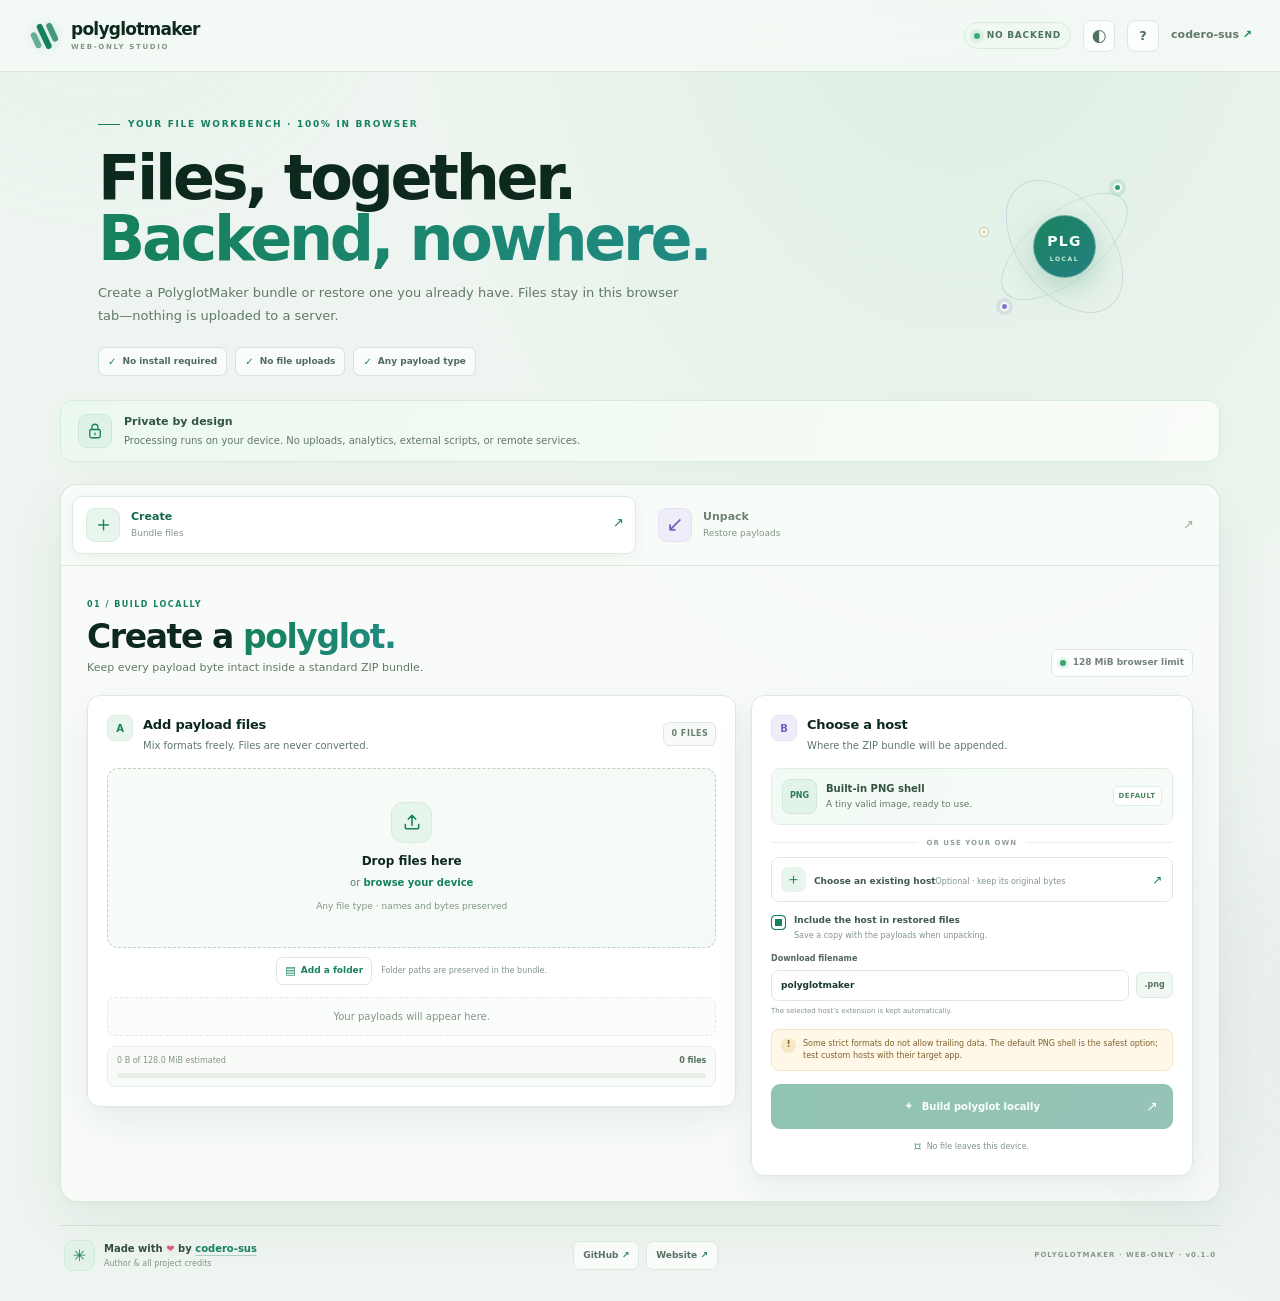
<file: web-only/index.html>
<!doctype html>
<html lang="en">
<head>
  <meta charset="utf-8">
  <meta name="viewport" content="width=device-width, initial-scale=1">
  <meta name="color-scheme" content="light dark">
  <meta name="author" content="codero-sus">
  <meta name="description" content="Create and unpack PolyglotMaker bundles entirely in your browser. No backend, uploads, or remote services.">
  <meta name="theme-color" content="#eef5f0">
  <meta name="mobile-web-app-capable" content="yes">
  <meta name="apple-mobile-web-app-capable" content="yes">
  <meta name="apple-mobile-web-app-title" content="PolyglotMaker">
  <meta name="apple-mobile-web-app-status-bar-style" content="default">
  <link rel="manifest" href="./manifest.webmanifest">
  <link rel="icon" href="./icon.svg" type="image/svg+xml">
  <link rel="apple-touch-icon" sizes="192x192" href="./icon-192.png">
  <meta property="og:type" content="website">
  <meta property="og:site_name" content="PolyglotMaker Web-only">
  <meta property="og:url" content="https://the-codero.web.app/">
  <title>PolyglotMaker · Web-only studio</title>
  <link rel="stylesheet" href="./styles.css">
  <script src="./engine.js" defer></script>
  <script src="./app.js" defer></script>
</head>
<body>
  <a class="skip-link" href="#mainTools">Skip to tools</a>
  <div class="ambient ambient-one" aria-hidden="true"></div>
  <div class="ambient ambient-two" aria-hidden="true"></div>
  <header class="topbar">
    <a class="brand" href="./" aria-label="PolyglotMaker Web-only home">
      <span class="brand-mark" aria-hidden="true"><i></i><i></i><i></i></span>
      <span class="brand-name">polyglotmaker<small>WEB-ONLY STUDIO</small></span>
    </a>
    <div class="topbar-actions">
      <span class="local-badge"><i></i> NO BACKEND</span>
      <button id="themeToggle" class="topbar-tool" type="button" aria-label="Switch to dark theme" title="Switch to dark theme" aria-pressed="false"><span aria-hidden="true">◐</span></button>
      <button id="shortcutHelp" class="topbar-tool shortcut-help" type="button" aria-label="Show keyboard shortcuts" title="Keyboard shortcuts (?)"><span aria-hidden="true">?</span></button>
      <button id="installApp" class="install-app" type="button" hidden>Install app</button>
      <a class="top-link" href="https://github.com/codero-sus" target="_blank" rel="noopener noreferrer">codero-sus <span aria-hidden="true">↗</span></a>
    </div>
  </header>

  <main class="page-shell" id="mainTools" tabindex="-1">
    <section class="hero">
      <div class="hero-copy">
        <div class="eyebrow"><span class="eyebrow-line"></span> YOUR FILE WORKBENCH · 100% IN BROWSER</div>
        <h1>Files, together.<br><em>Backend, nowhere.</em></h1>
        <p>Create a PolyglotMaker bundle or restore one you already have. Files stay in this browser tab—nothing is uploaded to a server.</p>
        <div class="hero-pills"><span><i>✓</i> No install required</span><span><i>✓</i> No file uploads</span><span><i>✓</i> Any payload type</span></div>
      </div>
      <div class="hero-art" aria-hidden="true">
        <div class="art-orbit art-orbit-a"></div><div class="art-orbit art-orbit-b"></div>
        <div class="art-center"><span>PLG</span><small>LOCAL</small></div>
        <i class="art-node node-a"></i><i class="art-node node-b"></i><i class="art-node node-c"></i>
      </div>
    </section>

    <div class="privacy-banner">
      <span class="privacy-icon" aria-hidden="true"><svg viewBox="0 0 24 24"><rect x="5" y="10" width="14" height="11" rx="2"/><path d="M8 10V7a4 4 0 0 1 8 0v3m-4 5v2"/></svg></span>
      <span class="privacy-copy"><strong>Private by design</strong><small>Processing runs on your device. No uploads, analytics, external scripts, or remote services.</small></span>
    </div>

    <section class="workbench" aria-label="PolyglotMaker tools">
      <nav class="mode-tabs" aria-label="Choose a tool">
        <button class="mode-tab active" type="button" data-tab="create" aria-pressed="true"><span class="tab-icon" aria-hidden="true">＋</span><span><strong>Create</strong><small>Bundle files</small></span><span class="tab-arrow" aria-hidden="true">↗</span></button>
        <button class="mode-tab" type="button" data-tab="unpack" aria-pressed="false"><span class="tab-icon unpack-icon" aria-hidden="true">↙</span><span><strong>Unpack</strong><small>Restore payloads</small></span><span class="tab-arrow" aria-hidden="true">↗</span></button>
      </nav>

      <section class="tool-view active" id="view-create" aria-labelledby="createTitle">
        <div class="section-heading">
          <div><span class="section-kicker">01 / BUILD LOCALLY</span><h2 id="createTitle">Create a <em>polyglot.</em></h2><p>Keep every payload byte intact inside a standard ZIP bundle.</p></div>
          <span class="size-limit"><span class="size-dot"></span> 128 MiB browser limit</span>
        </div>
        <div class="create-grid">
          <section class="panel payload-panel">
            <div class="panel-title-row"><div><span class="step-tag">A</span><span><h3>Add payload files</h3><small>Mix formats freely. Files are never converted.</small></span></div><span class="count-badge" id="payloadCount">0 FILES</span></div>
            <label class="drop-zone" id="payloadDrop" for="payloadFiles">
              <input id="payloadFiles" type="file" multiple>
              <span class="upload-icon" aria-hidden="true"><svg viewBox="0 0 24 24"><path d="M12 16V4m0 0L7.5 8.5M12 4l4.5 4.5M4 15v4a1 1 0 0 0 1 1h14a1 1 0 0 0 1-1v-4"/></svg></span>
              <strong>Drop files here</strong><span>or <b>browse your device</b></span>
              <small>Any file type · names and bytes preserved</small>
            </label>
            <div class="folder-import">
              <label class="folder-picker" for="folderFiles"><input id="folderFiles" type="file" multiple webkitdirectory directory aria-label="Choose a folder"><span aria-hidden="true">▤</span> Add a folder</label>
              <small>Folder paths are preserved in the bundle.</small>
            </div>
            <div class="payload-list-toolbar" id="payloadListToolbar" hidden>
              <input id="payloadSearch" type="search" placeholder="Filter names or MIME types…" aria-label="Filter payload files by name or type">
              <select id="payloadSort" class="sort-select" aria-label="Sort payload files"><option value="name-asc">Name A–Z</option><option value="name-desc">Name Z–A</option><option value="size-asc">Smallest</option><option value="size-desc">Largest</option></select>
              <span id="payloadListSummary"></span>
              <button id="clearPayloads" class="clear-list" type="button">Clear all</button>
            </div>
            <div class="file-list" id="payloadList" aria-live="polite"><div class="empty-list">Your payloads will appear here.</div></div>
            <div class="payload-capacity" aria-live="polite">
              <div><small id="payloadBudgetText">0 B of 128 MiB estimated</small><strong id="payloadFileTotal">0 files</strong></div>
              <div class="capacity-track" role="progressbar" aria-label="Estimated container size budget" aria-valuemin="0" aria-valuemax="128" aria-valuenow="0"><span></span></div>
            </div>
          </section>

          <aside class="panel host-panel">
            <div class="panel-title-row"><div><span class="step-tag violet">B</span><span><h3>Choose a host</h3><small>Where the ZIP bundle will be appended.</small></span></div></div>
            <div class="host-default"><span class="png-mark">PNG</span><span><strong>Built-in PNG shell</strong><small>A tiny valid image, ready to use.</small></span><span class="recommended">DEFAULT</span></div>
            <div class="host-divider"><span>OR USE YOUR OWN</span></div>
            <label class="host-picker" id="hostDrop" for="hostFile">
              <input id="hostFile" type="file">
              <span class="host-picker-icon" aria-hidden="true">＋</span><span><strong id="hostPickerTitle">Choose an existing host</strong><small id="hostPickerHint">Optional · keep its original bytes</small></span><span class="picker-arrow" aria-hidden="true">↗</span>
            </label>
            <div class="host-selected" id="hostSelected" hidden><span class="file-chip-icon" id="hostExt">FILE</span><span class="host-selected-name"><strong id="hostName"></strong><small id="hostSize"></small></span><button id="clearHost" class="remove-host" type="button" aria-label="Remove custom host">×</button></div>
            <label class="include-host"><input id="includeHost" type="checkbox" checked><span class="checkmark"></span><span><strong>Include the host in restored files</strong><small>Save a copy with the payloads when unpacking.</small></span></label>
            <label class="output-name" for="outputFilename"><span>Download filename</span><span class="output-name-field"><input id="outputFilename" type="text" value="polyglotmaker" maxlength="100" autocomplete="off" spellcheck="false"><small id="outputExtension">.png</small></span><small>The selected host’s extension is kept automatically.</small></label>
            <div class="host-warning"><span aria-hidden="true">!</span><p>Some strict formats do not allow trailing data. The default PNG shell is the safest option; test custom hosts with their target app.</p></div>
            <button id="createButton" class="primary-button" type="button"><span class="button-spark" aria-hidden="true">✦</span> Build polyglot locally <span class="button-arrow" aria-hidden="true">↗</span></button>
            <div class="operation-progress" id="createProgress" hidden>
              <div class="progress-caption"><span data-progress-label aria-live="polite" aria-atomic="true">Preparing files…</span><strong data-progress-value>0%</strong></div>
              <div class="progress-track" role="progressbar" aria-label="Bundle creation progress" aria-valuemin="0" aria-valuemax="100" aria-valuenow="0"><span></span></div>
              <div class="progress-foot"><small>Large-file checks yield to the browser UI.</small><button type="button" data-cancel-operation="create">Cancel</button></div>
            </div>
            <div class="local-footnote"><span class="lock-mini" aria-hidden="true">⌑</span> No file leaves this device.</div>
          </aside>
        </div>
        <div id="createResult" class="result-panel" hidden></div>
      </section>

      <section class="tool-view" id="view-unpack" aria-labelledby="unpackTitle">
        <div class="section-heading">
          <div><span class="section-kicker">02 / RESTORE LOCALLY</span><h2 id="unpackTitle">Unpack a <em>polyglot.</em></h2><p>Recover and verify files from an appended PolyglotMaker ZIP bundle.</p></div>
          <span class="size-limit"><span class="size-dot violet-dot"></span> No sign-in · no upload</span>
        </div>
        <div class="unpack-grid">
          <section class="panel unpack-panel">
            <div class="panel-title-row"><div><span class="step-tag violet">A</span><span><h3>Select a container</h3><small>Its extension does not matter.</small></span></div></div>
            <label class="drop-zone compact-drop" id="containerDrop" for="containerFile">
              <input id="containerFile" type="file">
              <span class="upload-icon violet-upload" aria-hidden="true"><svg viewBox="0 0 24 24"><path d="M12 16V4m0 0L7.5 8.5M12 4l4.5 4.5M4 15v4a1 1 0 0 0 1 1h14a1 1 0 0 0 1-1v-4"/></svg></span>
              <strong id="containerPrompt">Drop a PolyglotMaker file here</strong><span>or <b>browse your device</b></span>
              <small>Appended ZIP · up to 128 MiB</small>
            </label>
            <div class="container-selected" id="containerSelected" hidden><span class="file-chip-icon" id="containerExt">FILE</span><span class="container-meta"><strong id="containerName"></strong><small id="containerSize"></small></span><button id="clearContainer" class="remove-host" type="button" aria-label="Remove selected container">×</button></div>
            <div class="offline-note"><span aria-hidden="true">i</span><span>This static edition reads appended ZIP bundles (stored or deflate). Raw, obfuscated, and native-only stores need the full Python app.</span></div>
            <button id="unpackButton" class="primary-button violet-button" type="button" disabled>Find and restore files <span class="button-arrow" aria-hidden="true">↗</span></button>
            <div class="operation-progress violet-progress" id="unpackProgress" hidden>
              <div class="progress-caption"><span data-progress-label aria-live="polite" aria-atomic="true">Scanning bundle…</span><strong data-progress-value>0%</strong></div>
              <div class="progress-track" role="progressbar" aria-label="Bundle restore progress" aria-valuemin="0" aria-valuemax="100" aria-valuenow="0"><span></span></div>
              <div class="progress-foot"><small>ZIP output is built only when requested.</small><button type="button" data-cancel-operation="unpack">Cancel</button></div>
            </div>
            <div id="unpackResult" class="unpack-result" hidden></div>
          </section>
          <aside class="panel capability-panel">
            <span class="capability-icon" aria-hidden="true"><svg viewBox="0 0 24 24"><path d="M12 3 4.5 6v5.5c0 4.6 3.2 7.9 7.5 9.5 4.3-1.6 7.5-4.9 7.5-9.5V6L12 3Z"/><path d="m8.5 12 2.2 2.2 4.8-5"/></svg></span>
            <h3>Integrity, built in</h3><p>Each recovered file is checked against its SHA-256 digest before it becomes downloadable.</p>
            <div class="capability-list"><div><span>01</span><strong>ZIP footer validation</strong><small>Checks manifest and archive hashes.</small></div><div><span>02</span><strong>Safe extraction</strong><small>Rejects unsafe paths and oversized data.</small></div><div><span>03</span><strong>Your choice</strong><small>Save one file or download all as ZIP.</small></div></div>
          </aside>
        </div>
      </section>
    </section>

    <dialog id="shortcutDialog" class="shortcut-dialog" aria-labelledby="shortcutDialogTitle">
      <div class="shortcut-dialog-head"><span><small>LOCAL WORKBENCH</small><h2 id="shortcutDialogTitle">Keyboard shortcuts</h2></span><button id="closeShortcutDialog" type="button" aria-label="Close shortcuts">×</button></div>
      <div class="shortcut-list"><div><kbd>Alt</kbd> + <kbd>1</kbd><span>Switch to Create</span></div><div><kbd>Alt</kbd> + <kbd>2</kbd><span>Switch to Unpack</span></div><div><kbd>/</kbd><span>Focus the current file filter</span></div><div><kbd>?</kbd><span>Open this shortcut guide</span></div><div><kbd>Esc</kbd><span>Close this guide or clear the active filter</span></div></div>
      <p>Shortcuts pause while you type in a field. Only preferences are remembered locally; selected files and their contents are never saved.</p>
      <button id="closeShortcutDialogFooter" class="dialog-close" type="button">Got it</button>
    </dialog>

    <footer class="site-footer" id="credits">
      <div class="footer-message"><span class="footer-mark" aria-hidden="true">✳</span><span><strong>Made with <span class="footer-heart" aria-hidden="true">❤️</span> by <a href="https://github.com/codero-sus" target="_blank" rel="noopener noreferrer">codero-sus</a></strong><small>Author & all project credits</small></span></div>
      <div class="footer-links"><a href="https://github.com/codero-sus" target="_blank" rel="noopener noreferrer">GitHub <span aria-hidden="true">↗</span></a><a href="https://the-codero.web.app/" target="_blank" rel="noopener noreferrer">Website <span aria-hidden="true">↗</span></a></div>
      <span class="footer-note">POLYGLOTMAKER · WEB-ONLY · v0.1.0</span>
    </footer>
  </main>
  <div class="toast" id="toast" role="status" aria-live="polite"></div>
</body>
</html>
</file>
<file: web-only/styles.css>
:root {
  color-scheme: light;
  font-family: Inter, ui-sans-serif, system-ui, -apple-system, BlinkMacSystemFont, "Segoe UI", sans-serif;
  font-synthesis: none;
  text-rendering: optimizeLegibility;
  --ink: #18362a;
  --ink-strong: #0d281c;
  --muted: #61786b;
  --muted-soft: #829589;
  --canvas: #eef5f0;
  --surface: rgba(255,255,255,.93);
  --surface-solid: #fff;
  --line: #dce9e0;
  --line-strong: #c9dacf;
  --green: #16815e;
  --green-dark: #106849;
  --green-soft: #e7f5ec;
  --mint: #a8ebca;
  --violet: #7061bc;
  --violet-soft: #f0edfa;
  --gold: #a97629;
  --pink: #d25371;
  --shadow: 0 14px 38px rgba(30, 70, 48, .07), 0 2px 8px rgba(30, 70, 48, .035);
}
* { box-sizing: border-box; }
html { min-width: 320px; scroll-behavior: smooth; }
body { position: relative; min-width: 320px; min-height: 100vh; margin: 0; overflow-x: hidden; color: var(--ink); background: radial-gradient(ellipse at 75% -10%, rgba(137,205,160,.18), transparent 42%), var(--canvas); font-size: 14px; line-height: 1.5; }
button, input { font: inherit; }
button { cursor: pointer; }
a { color: inherit; text-decoration: none; }
button:focus-visible, a:focus-visible, input:focus-visible, label:focus-within { outline: 3px solid rgba(22,129,94,.23); outline-offset: 3px; }
[hidden] { display: none !important; }
.skip-link { position: fixed; z-index: 20; top: 10px; left: 10px; padding: 9px 12px; color: #fff; font-size: 11px; font-weight: 760; background: var(--green-dark); border-radius: 7px; transform: translateY(-160%); transition: transform .16s ease; }
.skip-link:focus { transform: translateY(0); }
.ambient { position: fixed; z-index: 0; width: min(52vw, 620px); aspect-ratio: 1; pointer-events: none; border-radius: 50%; filter: blur(38px); opacity: .48; }
.ambient-one { top: -30vw; left: -16vw; background: radial-gradient(circle, rgba(127,218,167,.25), transparent 68%); animation: cloud-drift 26s ease-in-out infinite alternate; }
.ambient-two { right: -30vw; bottom: -34vw; background: radial-gradient(circle, rgba(161,146,226,.18), transparent 68%); animation: cloud-drift 32s ease-in-out -10s infinite alternate-reverse; }
.topbar { position: relative; z-index: 2; display: flex; min-height: 72px; align-items: center; justify-content: space-between; gap: 18px; padding: 0 max(28px, calc((100vw - 1280px) / 2)); background: rgba(248,251,248,.72); border-bottom: 1px solid rgba(207,224,212,.75); backdrop-filter: blur(18px); }
.brand { display: inline-flex; align-items: center; gap: 11px; }
.brand-mark { display: flex; width: 32px; height: 32px; align-items: center; justify-content: center; gap: 3px; transform: rotate(-25deg); }
.brand-mark i { width: 6px; border-radius: 8px; background: var(--green); box-shadow: 0 0 12px rgba(22,129,94,.18); }
.brand-mark i:nth-child(1) { height: 17px; opacity: .62; }
.brand-mark i:nth-child(2) { height: 27px; }
.brand-mark i:nth-child(3) { height: 20px; opacity: .8; }
.brand-name { display: grid; color: var(--ink-strong); font-size: 17px; font-weight: 780; letter-spacing: -.75px; line-height: 1; }
.brand-name small { margin-top: 6px; color: var(--muted-soft); font-size: 7px; font-weight: 800; letter-spacing: 1.65px; }
.topbar-actions { display: flex; align-items: center; gap: 12px; }
.topbar-tool { display: grid; width: 32px; height: 32px; place-items: center; padding: 0; color: #527060; font-size: 17px; background: rgba(255,255,255,.75); border: 1px solid var(--line); border-radius: 8px; transition: color .16s ease, background .16s ease, transform .16s ease; }
.topbar-tool:hover { color: var(--green); background: #fff; transform: translateY(-1px); }
.shortcut-help { font-size: 13px; font-weight: 850; }
.install-app { min-height: 32px; padding: 0 10px; color: #f6fff9; font-size: 9px; font-weight: 780; background: var(--green); border: 1px solid var(--green); border-radius: 8px; transition: filter .16s ease, transform .16s ease; }
.install-app:hover { filter: brightness(1.08); transform: translateY(-1px); }
.local-badge { display: inline-flex; align-items: center; gap: 7px; padding: 6px 9px; color: #4c745d; font-size: 9px; font-weight: 800; letter-spacing: .75px; background: #eff8f1; border: 1px solid #d8ecdd; border-radius: 999px; }
.local-badge i { width: 6px; height: 6px; border-radius: 50%; background: #36ad74; box-shadow: 0 0 0 4px rgba(54,173,116,.12); animation: status-pulse 2.2s ease-in-out infinite; }
.top-link { color: var(--muted); font-size: 11px; font-weight: 650; transition: color .18s ease; }
.top-link span { color: var(--green); }
.top-link:hover { color: var(--green); }
.page-shell { position: relative; z-index: 1; width: min(1160px, calc(100% - 56px)); margin: 0 auto; padding: 38px 0 30px; }
.hero { position: relative; display: flex; min-height: 242px; align-items: center; justify-content: space-between; gap: 26px; padding: 8px 38px 24px; }
.hero-copy { position: relative; z-index: 1; max-width: 730px; animation: rise-in .65s cubic-bezier(.2,.8,.2,1) both; }
.eyebrow { display: flex; align-items: center; gap: 8px; margin-bottom: 15px; color: var(--green); font-size: 9px; font-weight: 850; letter-spacing: 1.7px; }
.eyebrow-line { width: 22px; height: 1px; background: var(--green); }
.hero h1 { margin: 0 0 13px; color: var(--ink-strong); font-size: clamp(38px, 5.2vw, 62px); font-weight: 760; letter-spacing: -3.3px; line-height: .99; }
.hero h1 em, .section-heading h2 em { color: var(--green); font-style: normal; background: linear-gradient(100deg, #16815e 5%, #218a82 52%, #7161bc 95%); background-size: 190% 100%; -webkit-background-clip: text; background-clip: text; -webkit-text-fill-color: transparent; animation: gradient-shift 9s ease-in-out infinite alternate; }
.hero-copy > p { max-width: 600px; margin: 0; color: var(--muted); font-size: 13px; line-height: 1.75; }
.hero-pills { display: flex; flex-wrap: wrap; gap: 8px; margin-top: 19px; }
.hero-pills span { display: inline-flex; align-items: center; gap: 6px; padding: 6px 9px; color: #506b5b; font-size: 9px; font-weight: 660; background: rgba(255,255,255,.69); border: 1px solid rgba(210,227,215,.9); border-radius: 7px; }
.hero-pills i { color: var(--green); font-size: 10px; font-style: normal; font-weight: 900; }
.hero-art { position: relative; width: 175px; height: 175px; flex: 0 0 175px; margin-right: 30px; animation: art-float 7s ease-in-out infinite; }
.art-orbit { position: absolute; inset: 12px; border: 1px solid rgba(22,129,94,.2); border-radius: 50%; }
.art-orbit-a { transform: rotate(-38deg) scaleY(.45); animation: orbit-a 12s ease-in-out infinite alternate; }
.art-orbit-b { border-color: rgba(112,97,188,.22); transform: rotate(53deg) scaleY(.61); animation: orbit-b 15s ease-in-out infinite alternate; }
.art-center { position: absolute; inset: 56px; display: grid; align-content: center; justify-items: center; color: #f4fff8; background: linear-gradient(145deg, #19845f, #257e82); border: 1px solid rgba(255,255,255,.35); border-radius: 50%; box-shadow: 0 10px 28px rgba(22,129,94,.25); animation: center-glow 4s ease-in-out infinite; }
.art-center span { font-size: 14px; font-weight: 850; letter-spacing: 1.3px; }
.art-center small { margin-top: 2px; color: #c6efda; font-size: 6px; font-weight: 850; letter-spacing: 1.6px; }
.art-node { position: absolute; width: 9px; height: 9px; border: 2px solid #f2fff5; border-radius: 50%; background: #369c81; box-shadow: 0 0 0 4px rgba(54,156,129,.14); }
.node-a { top: 24px; right: 30px; animation: node-bob 3s ease-in-out infinite; }
.node-b { bottom: 23px; left: 23px; background: #8774cf; box-shadow: 0 0 0 4px rgba(135,116,207,.14); animation: node-bob 3.7s ease-in-out -1s infinite alternate; }
.node-c { top: 70px; left: 4px; width: 6px; height: 6px; background: #dc9d50; box-shadow: 0 0 0 3px rgba(220,157,80,.13); animation: node-bob 3.3s ease-in-out -1.8s infinite; }
.privacy-banner { display: flex; align-items: center; gap: 12px; margin: 0 0 22px; padding: 13px 17px; background: linear-gradient(105deg, rgba(235,248,239,.96), rgba(249,252,248,.92)); border: 1px solid #d8ecdd; border-radius: 12px; box-shadow: 0 5px 18px rgba(22,129,94,.035); animation: rise-in .66s .08s cubic-bezier(.2,.8,.2,1) both; }
.privacy-icon { display: grid; width: 34px; height: 34px; flex: 0 0 34px; place-items: center; color: var(--green); background: #def2e5; border: 1px solid #cde8d6; border-radius: 9px; }
.privacy-icon svg { width: 18px; height: 18px; fill: none; stroke: currentColor; stroke-width: 1.7; stroke-linecap: round; stroke-linejoin: round; }
.privacy-copy { display: grid; gap: 2px; min-width: 0; }
.privacy-copy strong { color: #31553f; font-size: 11px; font-weight: 760; }
.privacy-copy small { color: var(--muted); font-size: 10px; }
.workbench { overflow: hidden; background: rgba(255,255,255,.56); border: 1px solid rgba(211,227,216,.9); border-radius: 17px; box-shadow: 0 20px 56px rgba(35,66,47,.065), 0 3px 9px rgba(35,66,47,.03); animation: rise-in .68s .13s cubic-bezier(.2,.8,.2,1) both; }
.mode-tabs { display: grid; grid-template-columns: repeat(2, minmax(0,1fr)); gap: 8px; padding: 11px; background: rgba(249,252,249,.75); border-bottom: 1px solid var(--line); }
.mode-tab { position: relative; display: flex; min-height: 58px; align-items: center; gap: 11px; padding: 9px 13px; color: #6d8074; text-align: left; background: transparent; border: 1px solid transparent; border-radius: 10px; transition: color .2s ease, background .2s ease, border-color .2s ease, box-shadow .2s ease, transform .2s ease; }
.mode-tab:hover { color: var(--green); background: rgba(255,255,255,.8); transform: translateY(-1px); }
.mode-tab.active { color: var(--green-dark); background: #fff; border-color: #dcebe0; box-shadow: 0 4px 13px rgba(35,66,47,.055); }
.tab-icon { display: grid; width: 34px; height: 34px; flex: 0 0 34px; place-items: center; color: var(--green); font-size: 21px; line-height: 1; background: var(--green-soft); border: 1px solid #d8ecde; border-radius: 9px; }
.unpack-icon { color: var(--violet); background: var(--violet-soft); border-color: #e4dff5; }
.mode-tab > span:nth-child(2) { display: grid; gap: 2px; }
.mode-tab strong { color: inherit; font-size: 11px; font-weight: 760; }
.mode-tab small { color: var(--muted-soft); font-size: 9px; }
.tab-arrow { margin-left: auto; color: #9aaa9f; font-size: 13px; transition: transform .2s ease, color .2s ease; }
.mode-tab.active .tab-arrow, .mode-tab:hover .tab-arrow { color: var(--green); transform: translate(2px,-2px); }
.tool-view { display: none; padding: 26px; }
.tool-view.active { display: block; animation: view-enter .42s cubic-bezier(.2,.8,.2,1) both; }
.section-heading { display: flex; align-items: flex-end; justify-content: space-between; gap: 16px; margin: 0 0 18px; }
.section-kicker { color: var(--green); font-size: 8px; font-weight: 850; letter-spacing: 1.5px; }
.section-heading h2 { margin: 6px 0 5px; color: var(--ink-strong); font-size: clamp(25px, 3vw, 33px); font-weight: 750; letter-spacing: -1.4px; line-height: 1.1; }
.section-heading p { margin: 0; color: var(--muted); font-size: 11px; }
.size-limit { display: inline-flex; flex: 0 0 auto; align-items: center; gap: 7px; padding: 6px 8px; color: #718478; font-size: 9px; font-weight: 670; background: rgba(255,255,255,.72); border: 1px solid var(--line); border-radius: 7px; }
.size-dot { width: 6px; height: 6px; border-radius: 50%; background: #39a56e; box-shadow: 0 0 0 3px rgba(57,165,110,.11); }
.violet-dot { background: #8574cb; box-shadow: 0 0 0 3px rgba(133,116,203,.12); }
.create-grid { display: grid; grid-template-columns: minmax(0,1.25fr) minmax(290px,.85fr); align-items: start; gap: 15px; }
.panel { min-width: 0; padding: 19px; background: var(--surface); border: 1px solid var(--line); border-radius: 13px; box-shadow: var(--shadow); transition: border-color .23s ease, box-shadow .23s ease, transform .23s ease; animation: card-in .5s cubic-bezier(.2,.8,.2,1) both; }
.panel:hover { border-color: #cedfd3; box-shadow: 0 17px 40px rgba(30,70,48,.09),0 3px 9px rgba(30,70,48,.04); }
.host-panel { animation-delay: .08s; }
.panel-title-row { display: flex; align-items: center; justify-content: space-between; gap: 11px; margin-bottom: 15px; }
.panel-title-row > div { display: flex; min-width: 0; align-items: flex-start; gap: 10px; }
.panel-title-row > div > span:last-child { display: grid; gap: 3px; }
.step-tag { display: grid; width: 26px; height: 26px; flex: 0 0 26px; place-items: center; color: var(--green); font-size: 10px; font-weight: 850; background: var(--green-soft); border: 1px solid #d7ecde; border-radius: 7px; transition: transform .2s ease; }
.panel:hover .step-tag { transform: rotate(-5deg) scale(1.05); }
.step-tag.violet { color: var(--violet); background: var(--violet-soft); border-color: #e6e0f5; }
.panel h3 { margin: 0; color: var(--ink-strong); font-size: 13px; font-weight: 760; letter-spacing: -.2px; }
.panel-title-row small { color: var(--muted); font-size: 10px; }
.count-badge { padding: 5px 7px; color: #668072; font-size: 8px; font-weight: 850; letter-spacing: .55px; white-space: nowrap; background: #f7faf7; border: 1px solid var(--line); border-radius: 6px; }
.drop-zone { position: relative; display: flex; min-height: 180px; flex-direction: column; align-items: center; justify-content: center; gap: 5px; overflow: hidden; cursor: pointer; background: linear-gradient(140deg,#f8fcf9,#f4faf6); border: 1.5px dashed #bdd4c4; border-radius: 11px; transition: background .2s ease, border-color .2s ease, box-shadow .2s ease, transform .2s ease; }
.drop-zone:hover, .drop-zone.dragover { background: linear-gradient(140deg,#eff9f2,#f8fbf8); border-color: var(--green); box-shadow: inset 0 0 0 1px rgba(22,129,94,.05),0 9px 23px rgba(22,129,94,.075); transform: translateY(-2px); }
.drop-zone input, .host-picker input { position: absolute; inset: 0; width: 100%; height: 100%; opacity: 0; cursor: pointer; }
.drop-zone input:focus-visible ~ .upload-icon { outline: 3px solid rgba(22,129,94,.25); outline-offset: 3px; }
.upload-icon { display: grid; width: 41px; height: 41px; place-items: center; margin-bottom: 4px; color: var(--green); background: #e6f5eb; border: 1px solid #d6ebdc; border-radius: 12px; transition: transform .22s cubic-bezier(.2,.8,.2,1), box-shadow .22s ease; }
.drop-zone:hover .upload-icon { box-shadow: 0 5px 12px rgba(22,129,94,.12); transform: translateY(-2px) rotate(-4deg); }
.upload-icon svg { width: 20px; height: 20px; fill: none; stroke: currentColor; stroke-width: 1.8; stroke-linecap: round; stroke-linejoin: round; }
.drop-zone > strong { color: var(--ink-strong); font-size: 12px; font-weight: 760; }
.drop-zone > span:not(.upload-icon) { color: var(--muted); font-size: 10px; }
.drop-zone > span b { color: var(--green); font-weight: 750; }
.drop-zone > small { margin-top: 5px; color: var(--muted-soft); font-size: 9px; }
.folder-import { display: flex; align-items: center; justify-content: center; gap: 9px; margin-top: 9px; }
.folder-picker { position: relative; display: inline-flex; align-items: center; gap: 5px; padding: 5px 8px; color: var(--green); font-size: 9px; font-weight: 760; background: #fff; border: 1px solid var(--line); border-radius: 7px; cursor: pointer; transition: border-color .18s ease, background .18s ease, transform .18s ease; }
.folder-picker:hover { background: #f7fbf8; border-color: #a9cbb6; transform: translateY(-1px); }
.folder-picker input { position: absolute; width: 1px; height: 1px; overflow: hidden; opacity: 0; }
.folder-picker input:focus-visible + span { outline: 3px solid rgba(22,129,94,.24); outline-offset: 3px; }
.folder-picker > span { font-size: 11px; }
.folder-import small { color: var(--muted-soft); font-size: 8px; }
.payload-list-toolbar { display: flex; align-items: center; gap: 7px; margin-top: 11px; }
.payload-list-toolbar input, .unpacked-search { min-width: 0; padding: 7px 9px; color: var(--ink); font-size: 9px; background: #fff; border: 1px solid var(--line); border-radius: 7px; }
.payload-list-toolbar input { flex: 1; }
.payload-list-toolbar > span { color: var(--muted-soft); font-size: 8px; white-space: nowrap; }
.sort-select { min-width: 94px; padding: 7px 8px; color: #52685a; font-size: 8px; background: #fff; border: 1px solid var(--line); border-radius: 7px; }
.sort-select:disabled { opacity: .55; }
.payload-capacity { display: grid; gap: 6px; margin-top: 10px; padding: 8px 9px; background: #f8fbf8; border: 1px solid #e5eee7; border-radius: 8px; }
.payload-capacity > div:first-child { display: flex; align-items: center; justify-content: space-between; gap: 8px; }
.payload-capacity small, .payload-capacity strong { color: var(--muted-soft); font-size: 8px; font-variant-numeric: tabular-nums; }
.payload-capacity strong { color: #557160; }
.capacity-track { height: 5px; overflow: hidden; background: #e4eee6; border-radius: 999px; }
.capacity-track > span { display: block; width: 0; height: 100%; background: linear-gradient(90deg,#16815e,#62bf88); border-radius: inherit; transition: width .2s ease; }
.clear-list { padding: 6px 7px; color: #8a5460; font-size: 8px; font-weight: 720; background: #fff; border: 1px solid #f0dfe3; border-radius: 6px; white-space: nowrap; }
.clear-list:hover { color: #aa3e59; background: #fff6f7; }
.file-list { display: grid; max-height: 360px; gap: 7px; margin-top: 12px; overflow: auto; overscroll-behavior: contain; align-content: start; }
.render-limit { padding: 8px; color: var(--muted-soft); font-size: 9px; text-align: center; background: #f8fbf8; border-radius: 7px; }
.empty-list { padding: 11px; color: var(--muted-soft); font-size: 10px; text-align: center; background: #fbfdfb; border: 1px dashed #e0ebe3; border-radius: 8px; }
.file-row { display: flex; min-width: 0; min-height: 48px; align-items: center; gap: 9px; padding: 7px 8px; background: #fbfdfb; border: 1px solid #e7eee8; border-radius: 8px; animation: row-in .28s cubic-bezier(.2,.8,.2,1) both; transition: border-color .18s ease, box-shadow .18s ease, transform .18s ease; }
.file-row:hover { border-color: #bfd8c7; box-shadow: 0 5px 12px rgba(30,70,48,.05); transform: translateX(2px); }
.file-row:nth-child(2) { animation-delay: .035s; }
.file-row:nth-child(3) { animation-delay: .07s; }
.file-row:nth-child(4) { animation-delay: .1s; }
.file-chip-icon { display: grid; width: 30px; height: 30px; flex: 0 0 30px; place-items: center; overflow: hidden; color: #27785b; font-size: 8px; font-weight: 850; text-overflow: ellipsis; background: #e9f5ed; border: 1px solid #dcece1; border-radius: 8px; transition: transform .18s ease; }
.file-row:hover .file-chip-icon { transform: rotate(-5deg) scale(1.06); }
.file-meta { display: grid; min-width: 0; flex: 1; gap: 2px; }
.file-meta strong { overflow: hidden; color: #30473c; font-size: 10px; font-weight: 680; text-overflow: ellipsis; white-space: nowrap; }
.file-meta small { color: var(--muted-soft); font-size: 9px; }
.remove-file, .remove-host { display: grid; width: 27px; height: 27px; flex: 0 0 27px; place-items: center; margin-left: auto; color: #8b9b91; font-size: 17px; line-height: 1; background: transparent; border: 0; border-radius: 7px; transition: color .16s ease, background .16s ease, transform .16s ease; }
.remove-file:hover, .remove-host:hover { color: #b63f5d; background: #fff0f2; transform: rotate(5deg) scale(1.05); }
.host-default { display: flex; align-items: center; gap: 9px; padding: 10px; background: linear-gradient(110deg,#f1faf4,#f8fbf8); border: 1px solid #dfeee3; border-radius: 9px; }
.png-mark { display: grid; width: 35px; height: 35px; flex: 0 0 35px; place-items: center; color: #287a5b; font-size: 8px; font-weight: 900; background: #e2f3e7; border: 1px solid #d0e9d8; border-radius: 8px; }
.host-default > span:nth-child(2) { display: grid; min-width: 0; gap: 2px; }
.host-default strong { color: #345344; font-size: 10px; }
.host-default small { color: var(--muted); font-size: 9px; }
.recommended { margin-left: auto; padding: 4px 5px; color: #4d8862; font-size: 7px; font-weight: 850; letter-spacing: .5px; background: #fff; border: 1px solid #dcefe1; border-radius: 5px; }
.host-divider { display: flex; align-items: center; gap: 9px; margin: 13px 0 9px; color: #91a096; font-size: 7px; font-weight: 850; letter-spacing: 1px; }
.host-divider::before, .host-divider::after { height: 1px; flex: 1; content: ""; background: #e8eee9; }
.host-picker { position: relative; display: flex; min-height: 45px; align-items: center; gap: 8px; padding: 7px 9px; overflow: hidden; cursor: pointer; background: #fff; border: 1px solid var(--line); border-radius: 8px; transition: border-color .18s ease, background .18s ease; }
.host-picker:hover { background: #fbfdfb; border-color: #a9cbb6; }
.host-picker-icon { display: grid; width: 25px; height: 25px; flex: 0 0 25px; place-items: center; color: var(--green); font-size: 15px; background: var(--green-soft); border-radius: 7px; }
.host-picker > span:nth-child(2) { display: grid; min-width: 0; gap: 2px; }
.host-picker strong { color: #405a4b; font-size: 9px; font-weight: 700; }
.host-picker small { color: var(--muted-soft); font-size: 8px; }
.picker-arrow { margin-left: auto; color: var(--green); font-size: 12px; }
.host-selected, .container-selected { display: flex; align-items: center; gap: 8px; margin-top: 8px; padding: 8px; background: #f7fbf8; border: 1px solid var(--line); border-radius: 8px; }
.host-selected-name, .container-meta { display: grid; min-width: 0; gap: 2px; }
.host-selected-name strong, .container-meta strong { overflow: hidden; color: var(--ink); font-size: 9px; text-overflow: ellipsis; white-space: nowrap; }
.host-selected-name small, .container-meta small { color: var(--muted-soft); font-size: 8px; }
.include-host { display: flex; align-items: flex-start; gap: 8px; margin-top: 12px; cursor: pointer; }
.include-host input { position: absolute; width: 1px; height: 1px; opacity: 0; }
.checkmark { display: grid; width: 15px; height: 15px; flex: 0 0 15px; place-items: center; margin-top: 1px; color: white; background: white; border: 1px solid #b9cbbf; border-radius: 4px; transition: background .16s ease, border-color .16s ease, box-shadow .16s ease; }
.include-host input:checked + .checkmark { background: var(--green); border-color: var(--green); box-shadow: inset 0 0 0 3px white; }
.include-host input:focus-visible + .checkmark { outline: 3px solid rgba(22,129,94,.24); outline-offset: 2px; }
.include-host > span:last-child { display: grid; gap: 2px; }
.include-host strong { color: #415a4b; font-size: 9px; font-weight: 690; }
.include-host small { color: var(--muted-soft); font-size: 8px; }
.output-name { display: grid; gap: 5px; margin-top: 11px; color: #52685a; font-size: 8px; font-weight: 750; }
.output-name-field { display: flex; align-items: center; gap: 7px; }
.output-name-field input { min-width: 0; flex: 1; padding: 8px 9px; color: var(--ink); font-size: 9px; background: #fff; border: 1px solid var(--line); border-radius: 7px; }
.output-name-field small { padding: 6px 7px; color: #587263; font-size: 8px; background: #f1f7f2; border: 1px solid #e0ebe2; border-radius: 6px; }
.output-name > small { color: var(--muted-soft); font-size: 7px; font-weight: 500; }
.host-warning { display: flex; align-items: flex-start; gap: 7px; margin-top: 12px; padding: 8px 9px; color: #7e612e; background: #fff8e9; border: 1px solid #f1e5c8; border-radius: 8px; }
.host-warning > span { display: grid; width: 15px; height: 15px; flex: 0 0 15px; place-items: center; color: #86621d; font-size: 9px; font-weight: 850; background: #f7e8c6; border-radius: 50%; }
.host-warning p { margin: 0; font-size: 8px; line-height: 1.5; }
.primary-button { position: relative; display: flex; width: 100%; min-height: 45px; align-items: center; justify-content: center; gap: 8px; margin-top: 13px; padding: 0 13px; color: #f6fff9; font-size: 10px; font-weight: 800; background: linear-gradient(115deg,#16815e,#207f68); border: 1px solid #14805b; border-radius: 9px; box-shadow: 0 6px 15px rgba(22,129,94,.16); transition: transform .18s ease, box-shadow .18s ease, filter .18s ease, opacity .18s ease; }
.primary-button:hover:not(:disabled) { box-shadow: 0 9px 22px rgba(22,129,94,.24); filter: saturate(1.08); transform: translateY(-2px); }
.primary-button:active:not(:disabled) { transform: translateY(0) scale(.985); }
.primary-button:disabled { opacity: .47; cursor: not-allowed; box-shadow: none; }
.violet-button { background: linear-gradient(115deg,#7061bc,#7768c6); border-color: #7061bc; box-shadow: 0 6px 15px rgba(112,97,188,.16); }
.violet-button:hover:not(:disabled) { box-shadow: 0 9px 22px rgba(112,97,188,.23); }
.button-spark { color: #d3f3df; font-size: 12px; }
.button-arrow { position: absolute; right: 14px; font-size: 14px; font-weight: 500; transition: transform .18s ease; }
.primary-button:hover .button-arrow { transform: translate(2px,-1px); }
.local-footnote { display: flex; align-items: center; justify-content: center; gap: 6px; margin-top: 9px; color: var(--muted-soft); font-size: 8px; }
.lock-mini { color: var(--green); font-size: 12px; }
.result-panel { display: flex; align-items: center; justify-content: space-between; gap: 18px; margin-top: 15px; padding: 15px 17px; background: linear-gradient(105deg,#eff9f2,#fff); border: 1px solid #d4ebdc; border-radius: 11px; box-shadow: 0 7px 21px rgba(22,129,94,.05); animation: result-pop .4s cubic-bezier(.2,.8,.2,1) both; }
#createResult.result-panel { display: grid; gap: 10px; }
.result-summary { display: flex; min-width: 0; align-items: center; gap: 10px; }
.result-copy { display: grid; gap: 4px; min-width: 0; }
.result-copy strong { color: #28543c; font-size: 11px; }
.result-copy small { color: var(--muted); font-size: 9px; }
.bundle-digest { display: grid; grid-template-columns: auto minmax(0,1fr) auto; align-items: center; gap: 8px; padding: 8px 9px; background: rgba(255,255,255,.75); border: 1px solid #e1eee4; border-radius: 8px; }
.bundle-digest > span { color: #5f7766; font-size: 8px; font-weight: 750; }
.bundle-digest code { overflow-wrap: anywhere; color: #3b5d48; font-size: 8px; }
.result-actions { display: flex; flex-wrap: wrap; gap: 8px; }
.output-inspector { padding: 9px 10px; background: rgba(255,255,255,.62); border: 1px solid #dcebe0; border-radius: 9px; }
.output-inspector summary { display: flex; flex-wrap: wrap; align-items: center; gap: 7px; color: #345b40; font-size: 9px; font-weight: 800; cursor: pointer; }
.output-inspector summary small { margin-left: auto; color: #75877a; font-size: 8px; font-weight: 600; }
.output-inspector-content { display: grid; gap: 9px; padding-top: 10px; }
.output-inspector-toolbar { display: flex; flex-wrap: wrap; align-items: end; gap: 8px; }
.output-control { display: grid; min-width: 112px; gap: 4px; color: #66796b; font-size: 8px; font-weight: 750; }
.output-control select { min-height: 29px; padding: 4px 7px; color: #334c3a; font: inherit; font-size: 9px; background: #fff; border: 1px solid #d8e6dc; border-radius: 6px; }
.output-inspector-paging { display: flex; min-width: 0; flex: 1 1 240px; align-items: center; justify-content: flex-end; gap: 6px; }
.output-inspector-paging button { min-height: 29px; padding: 4px 7px; color: #4d6454; font-size: 8px; font-weight: 750; background: #fff; border: 1px solid #d8e6dc; border-radius: 6px; cursor: pointer; }
.output-inspector-paging button:hover:not(:disabled) { border-color: #a9c9b2; background: #f4faf5; }
.output-inspector-paging button:disabled { opacity: .45; cursor: not-allowed; }
.output-inspector-paging span { color: #6c7e71; font-size: 8px; text-align: center; }
.output-representation-meta { display: grid; gap: 3px; color: #607466; font-size: 8px; line-height: 1.45; }
.output-representation-meta span:first-child { color: #405d49; font-weight: 750; }
.output-preview { max-height: 36vh; min-height: 56px; margin: 0; padding: 9px; overflow: auto; color: #254533; background: #f5faf6; border: 1px solid #dbe9df; border-radius: 7px; font: 8px/1.55 ui-monospace, SFMono-Regular, Menlo, Consolas, monospace; white-space: pre-wrap; overflow-wrap: anywhere; word-break: break-all; }
.output-preview:focus-visible { outline: 3px solid rgba(22,129,94,.23); outline-offset: 3px; }
.output-inspector-actions { display: flex; flex-wrap: wrap; align-items: center; gap: 7px; }
.output-inspector-actions > span { flex: 1 1 250px; color: #748579; font-size: 8px; line-height: 1.45; }
.output-inspector-actions .report-download { min-height: 30px; }
.copy-digest, .report-download, .selection-controls button { min-height: 28px; padding: 5px 8px; color: #52685a; font-size: 8px; font-weight: 750; background: #fff; border: 1px solid #dce9df; border-radius: 6px; cursor: pointer; transition: background .16s ease, border-color .16s ease, transform .16s ease; }
.copy-digest:hover, .report-download:hover, .selection-controls button:hover:not(:disabled) { background: #f2f8f3; border-color: #bcd5c3; transform: translateY(-1px); }
.copy-digest:disabled, .report-download:disabled, .selection-controls button:disabled { opacity: .5; cursor: not-allowed; transform: none; }
.compact-copy { min-width: 36px; min-height: 25px; padding: 3px 5px; color: #6a5db0; border-color: #e3def3; }
.report-download { color: #5f50aa; border-color: #e3def3; }
.result-actions .download-link { margin-right: auto; }
.download-link, .download-all { display: inline-flex; min-height: 36px; flex: 0 0 auto; align-items: center; justify-content: center; gap: 8px; padding: 0 11px; color: #f3fff7; font-size: 9px; font-weight: 800; background: var(--green); border: 1px solid transparent; border-radius: 8px; box-shadow: 0 5px 13px rgba(22,129,94,.13); transition: background .18s ease, transform .18s ease, box-shadow .18s ease; cursor: pointer; }
.download-link:hover, .download-all:hover { background: var(--green-dark); box-shadow: 0 7px 16px rgba(22,129,94,.2); transform: translateY(-1px); }
.download-all { background: var(--violet); box-shadow: 0 5px 13px rgba(112,97,188,.14); }
.download-all:hover { background: #5c4da8; box-shadow: 0 7px 16px rgba(112,97,188,.2); }
.unpacked-result-head { display: flex; align-items: center; justify-content: space-between; gap: 12px; padding: 11px; background: #f1f8f3; border: 1px solid #dceee1; border-radius: 9px; }
.unpacked-result-actions { display: flex; flex-wrap: wrap; align-items: center; justify-content: flex-end; gap: 7px; }
.unpacked-output-name { display: grid; min-width: 130px; gap: 3px; color: var(--muted); font-size: 8px; font-weight: 720; }
.unpacked-output-field { display: flex; min-height: 32px; align-items: center; overflow: hidden; color: var(--muted-soft); background: #fff; border: 1px solid var(--line); border-radius: 7px; }
.unpacked-output-field input { width: 130px; min-width: 0; padding: 5px 7px; color: var(--ink); font-size: 9px; background: transparent; border: 0; outline: 0; }
.unpacked-output-field small { padding: 0 7px; color: var(--muted-soft); font-size: 8px; }
.unpack-success { display: flex; min-width: 0; align-items: center; gap: 9px; }
.success-check { display: grid; width: 25px; height: 25px; flex: 0 0 25px; place-items: center; color: var(--green); font-size: 12px; background: #def1e4; border-radius: 50%; animation: success-pop .4s cubic-bezier(.2,.8,.2,1) both; }
.unpack-success > span:last-child { display: grid; gap: 2px; }
.unpack-success strong { color: #315640; font-size: 10px; }
.unpack-success small { color: var(--muted); font-size: 8px; }
.file-results { display: grid; gap: 6px; margin-top: 10px; }
.unpack-file-row { display: flex; min-width: 0; align-items: center; gap: 8px; padding: 7px; background: #fbfdfb; border: 1px solid #e6eee7; border-radius: 8px; animation: row-in .3s cubic-bezier(.2,.8,.2,1) both; transition: border-color .18s ease, transform .18s ease; }
.unpack-file-row:hover { border-color: #c2daca; transform: translateX(2px); }
.unpack-file-row > span:nth-child(3) { display: grid; min-width: 0; flex: 1; gap: 2px; }
.unpack-file-row strong { overflow: hidden; color: #355143; font-size: 9px; text-overflow: ellipsis; white-space: nowrap; }
.unpack-file-row small { color: var(--muted-soft); font-size: 8px; }
.file-actions { display: flex; flex: 0 0 auto; align-items: center; gap: 5px; }
.save-one { flex: 0 0 auto; padding: 6px 8px; color: #5f50aa; font-size: 8px; font-weight: 750; background: #fff; border: 1px solid #e3def3; border-radius: 6px; transition: background .16s ease, transform .16s ease; }
.save-one:hover { background: var(--violet-soft); transform: translateY(-1px); }
.result-warning { margin-top: 8px; padding: 8px 10px; color: #795a28; font-size: 8px; background: #fff8e9; border: 1px solid #f0e3c4; border-radius: 7px; }
.filename-warning p { margin: 2px 0 5px; }
.filename-warning ul { display: grid; gap: 2px; margin: 0; padding-left: 16px; list-style: none; }
.filename-warning li { display: flex; min-width: 0; align-items: center; gap: 6px; overflow-wrap: anywhere; }
.filename-warning code { font-size: 8px; font-weight: 650; }
.filename-warning > small { display: block; margin-top: 3px; }
.result-empty { margin-top: 8px; padding: 12px; color: #75551d; font-size: 9px; background: #fff8e9; border: 1px solid #f0e3c4; border-radius: 8px; }
.unpack-grid { display: grid; grid-template-columns: minmax(0,1.2fr) minmax(270px,.8fr); align-items: start; gap: 15px; }
.compact-drop { min-height: 160px; }
.violet-upload { color: var(--violet); background: #f0edfa; border-color: #e4dff5; }
.compact-drop:hover .upload-icon { box-shadow: 0 5px 12px rgba(112,97,188,.12); }
.container-selected { margin-top: 9px; }
.container-meta { flex: 1; }
.offline-note { display: flex; align-items: flex-start; gap: 7px; margin-top: 12px; padding: 8px 9px; color: #6e647f; background: #f7f4fc; border: 1px solid #e7e1f3; border-radius: 8px; }
.offline-note > span { display: grid; width: 15px; height: 15px; flex: 0 0 15px; place-items: center; color: var(--violet); font-size: 9px; font-weight: 850; background: #ebe6f8; border-radius: 50%; }
.offline-note span:last-child { font-size: 8px; line-height: 1.5; }
.unpack-result { margin-top: 16px; padding-top: 14px; border-top: 1px solid var(--line); }
.operation-progress { margin-top: 10px; padding: 10px 11px; background: #f6fbf7; border: 1px solid #dfeee3; border-radius: 9px; animation: result-pop .25s ease both; }
.violet-progress { background: #f9f7fd; border-color: #e7e1f4; }
.progress-caption { display: flex; align-items: center; justify-content: space-between; gap: 8px; color: #526b5b; font-size: 9px; }
.progress-caption span { min-width: 0; overflow: hidden; text-overflow: ellipsis; white-space: nowrap; }
.progress-caption strong { color: var(--green); font-size: 9px; font-variant-numeric: tabular-nums; }
.violet-progress .progress-caption strong { color: var(--violet); }
.progress-track { height: 6px; margin-top: 7px; overflow: hidden; background: #e3ece5; border-radius: 999px; }
.progress-track > span { display: block; width: 0; height: 100%; background: linear-gradient(90deg,#16815e,#48b88a); border-radius: inherit; transition: width .14s ease; }
.violet-progress .progress-track > span { background: linear-gradient(90deg,#7061bc,#a69be0); }
.progress-foot { display: flex; align-items: center; justify-content: space-between; gap: 8px; margin-top: 6px; }
.progress-foot small { color: var(--muted-soft); font-size: 8px; }
.progress-foot button { padding: 3px 6px; color: #7d6570; font-size: 8px; font-weight: 720; background: #fff; border: 1px solid #eadde1; border-radius: 5px; }
.progress-foot button:hover { color: #a73751; background: #fff4f6; }
.unpacked-tools { display: grid; grid-template-columns: minmax(0,1fr) auto minmax(130px,1.2fr) auto; align-items: center; gap: 8px; margin-top: 10px; }
.selection-controls { display: flex; flex-wrap: wrap; align-items: center; gap: 5px; }
.select-all-control { display: inline-flex; align-items: center; gap: 6px; color: #536b5c; font-size: 8px; font-weight: 720; white-space: nowrap; }
.select-all-control input { accent-color: var(--violet); }
.selection-controls button { min-height: 24px; padding: 3px 6px; }
.selection-summary { color: var(--muted-soft); font-size: 8px; white-space: nowrap; }
.unpacked-search { width: 100%; }
.file-select { position: relative; display: grid; width: 18px; height: 18px; flex: 0 0 18px; place-items: center; cursor: pointer; }
.file-select input { position: absolute; width: 18px; height: 18px; margin: 0; opacity: 0; cursor: pointer; }
.file-select > span { display: grid; width: 15px; height: 15px; place-items: center; color: white; font-size: 9px; background: #fff; border: 1px solid #c8c4dc; border-radius: 4px; transition: background .15s ease, border-color .15s ease; }
.file-select input:checked + span { background: var(--violet); border-color: var(--violet); }
.file-select input:checked + span::after { content: "✓"; }
.file-select input:focus-visible + span { outline: 3px solid rgba(112,97,188,.23); outline-offset: 2px; }
.download-all:disabled { opacity: .45; cursor: not-allowed; box-shadow: none; transform: none; }
.capability-panel { padding: 22px; animation-delay: .08s; }
.capability-icon { display: grid; width: 39px; height: 39px; place-items: center; color: var(--violet); background: var(--violet-soft); border: 1px solid #e5dff5; border-radius: 11px; }
.capability-icon svg { width: 21px; height: 21px; fill: none; stroke: currentColor; stroke-width: 1.7; stroke-linecap: round; stroke-linejoin: round; }
.capability-panel h3 { margin: 14px 0 5px; font-size: 14px; }
.capability-panel > p { margin: 0; color: var(--muted); font-size: 9px; line-height: 1.7; }
.capability-list { display: grid; gap: 12px; margin-top: 15px; padding-top: 14px; border-top: 1px solid var(--line); }
.capability-list > div { display: grid; grid-template-columns: 21px 1fr; column-gap: 7px; }
.capability-list > div > span { grid-row: span 2; color: var(--violet); font-size: 8px; font-weight: 850; }
.capability-list strong { color: #415849; font-size: 9px; font-weight: 720; }
.capability-list small { margin-top: 2px; color: var(--muted-soft); font-size: 8px; }
.site-footer { display: flex; align-items: center; justify-content: space-between; gap: 16px; margin-top: 23px; padding: 14px 4px 0; border-top: 1px solid rgba(204,220,208,.85); animation: rise-in .7s .2s cubic-bezier(.2,.8,.2,1) both; }
.footer-message { display: flex; align-items: center; gap: 9px; }
.footer-mark { display: grid; width: 31px; height: 31px; flex: 0 0 31px; place-items: center; color: var(--green); font-size: 16px; background: #e1f2e6; border: 1px solid #d3eadb; border-radius: 9px; }
.footer-message > span:last-child { display: grid; gap: 2px; }
.footer-message strong { color: #314d3d; font-size: 10px; }
.footer-heart { display: inline-block; color: #dd5c73; transform-origin: center; filter: drop-shadow(0 2px 3px rgba(210,83,113,.2)); animation: heart-beat 2.2s ease-in-out infinite; }
.footer-message strong a { color: var(--green); text-decoration: underline; text-decoration-color: rgba(22,129,94,.3); text-underline-offset: 3px; }
.footer-message strong a:hover { color: var(--violet); }
.footer-message small { color: var(--muted-soft); font-size: 8px; }
.footer-links { display: flex; align-items: center; gap: 7px; }
.footer-links a { padding: 7px 9px; color: #577061; font-size: 9px; font-weight: 700; background: rgba(255,255,255,.67); border: 1px solid var(--line); border-radius: 7px; transition: color .17s ease, border-color .17s ease, transform .17s ease; }
.footer-links a span { color: var(--green); }
.footer-links a:hover { color: var(--green); border-color: #a8c7b4; transform: translateY(-2px); }
.footer-note { color: #89988e; font-size: 7px; font-weight: 800; letter-spacing: 1px; white-space: nowrap; }
.toast { position: fixed; z-index: 10; right: 20px; bottom: 19px; max-width: min(410px,calc(100vw - 28px)); padding: 11px 14px; color: #f8fff9; font-size: 10px; background: #1a3f30; border: 1px solid #396d51; border-radius: 9px; box-shadow: 0 12px 30px rgba(15,44,31,.2); opacity: 0; pointer-events: none; transform: translateY(10px) scale(.98); transition: opacity .2s ease, transform .2s ease; }
.toast.visible { opacity: 1; transform: none; animation: toast-pop .28s cubic-bezier(.2,.8,.2,1) both; }
.toast.error { background: #763b49; border-color: #a85b6d; }
.loading-dots { display: inline-flex; gap: 3px; }
.loading-dots i { width: 4px; height: 4px; border-radius: 50%; background: currentColor; animation: loading-pulse .8s infinite alternate; }
.loading-dots i:nth-child(2) { animation-delay: .15s; }
.loading-dots i:nth-child(3) { animation-delay: .3s; }
@keyframes cloud-drift { from { transform: translate3d(-2vw,1vw,0) scale(.94); } to { transform: translate3d(3vw,-2vw,0) scale(1.06); } }
@keyframes gradient-shift { from { background-position: 0 50%; } to { background-position: 100% 50%; } }
@keyframes art-float { 0%,100% { transform: translateY(0) rotate(-1deg); } 50% { transform: translateY(-5px) rotate(2deg); } }
@keyframes orbit-a { from { transform: rotate(-38deg) scaleY(.45); } to { transform: rotate(-27deg) scaleY(.53); } }
@keyframes orbit-b { from { transform: rotate(53deg) scaleY(.61); } to { transform: rotate(42deg) scaleY(.68); } }
@keyframes center-glow { 0%,100% { box-shadow: 0 10px 28px rgba(22,129,94,.25),0 0 0 0 rgba(22,129,94,.08); } 50% { box-shadow: 0 12px 31px rgba(22,129,94,.32),0 0 0 8px rgba(22,129,94,0); } }
@keyframes node-bob { 0%,100% { transform: translateY(0) scale(1); } 50% { transform: translateY(-5px) scale(1.1); } }
@keyframes status-pulse { 0%,100% { box-shadow: 0 0 0 3px rgba(54,173,116,.1); } 50% { box-shadow: 0 0 0 5px rgba(54,173,116,.02); } }
@keyframes rise-in { from { opacity: 0; transform: translateY(11px); } to { opacity: 1; transform: none; } }
@keyframes view-enter { from { opacity: 0; transform: translateY(8px); filter: blur(1.5px); } to { opacity: 1; transform: none; filter: blur(0); } }
@keyframes card-in { from { opacity: 0; transform: translateY(8px) scale(.992); } to { opacity: 1; transform: none; } }
@keyframes row-in { from { opacity: 0; transform: translateY(5px); } to { opacity: 1; transform: none; } }
@keyframes result-pop { from { opacity: 0; transform: translateY(7px) scale(.99); } to { opacity: 1; transform: none; } }
@keyframes success-pop { from { opacity: 0; transform: scale(.7) rotate(-12deg); } to { opacity: 1; transform: none; } }
@keyframes toast-pop { from { opacity: 0; transform: translateY(11px) scale(.98); } to { opacity: 1; transform: none; } }
@keyframes heart-beat { 0%,86%,100% { transform: scale(1); } 90% { transform: scale(1.16); } 94% { transform: scale(.98); } }
@keyframes loading-pulse { to { opacity: .25; transform: translateY(-3px); } }

@media (max-width: 850px) {
  .page-shell { width: min(100% - 36px,720px); padding-top: 28px; }
  .hero { min-height: 220px; padding: 8px 18px 22px; }
  .hero-art { width: 145px; height: 145px; flex-basis: 145px; margin-right: 8px; }
  .art-center { inset: 46px; }
  .create-grid { grid-template-columns: minmax(0,1fr); }
  .host-panel { animation-delay: .04s; }
  .unpack-grid { grid-template-columns: minmax(0,1fr); }
  .capability-panel { animation-delay: .04s; }
}
@media (max-width: 560px) {
  .topbar { min-height: 62px; padding: 0 16px; }
  .brand-name { font-size: 15px; }
  .topbar-actions { gap: 6px; }
  .topbar-tool { width: 29px; height: 29px; }
  .install-app { min-height: 29px; padding: 0 7px; font-size: 8px; }
  .local-badge { padding: 5px 7px; font-size: 7px; }
  .top-link { font-size: 9px; }
  .page-shell { width: calc(100% - 24px); padding-top: 20px; }
  .hero { min-height: auto; padding: 14px 7px 19px; }
  .hero-art { width: 73px; height: 73px; flex-basis: 73px; margin: 0; }
  .art-orbit { inset: 6px; }
  .art-center { inset: 23px; }
  .art-center span { font-size: 8px; }
  .art-center small { display: none; }
  .art-node { width: 6px; height: 6px; }
  .node-a { top: 7px; right: 12px; }
  .node-b { bottom: 7px; left: 7px; }
  .node-c { top: 33px; left: 0; }
  .eyebrow { font-size: 7px; letter-spacing: 1px; }
  .eyebrow-line { width: 14px; }
  .hero h1 { margin-bottom: 9px; font-size: clamp(31px,8.5vw,43px); letter-spacing: -2px; }
  .hero-copy > p { font-size: 10px; line-height: 1.6; }
  .hero-pills { gap: 5px; margin-top: 12px; }
  .hero-pills span { padding: 5px 6px; font-size: 7px; }
  .privacy-banner { gap: 8px; margin-bottom: 15px; padding: 10px; }
  .privacy-icon { width: 30px; height: 30px; flex-basis: 30px; }
  .privacy-copy strong { font-size: 9px; }
  .privacy-copy small { font-size: 8px; line-height: 1.45; }
  .workbench { border-radius: 13px; }
  .mode-tabs { gap: 5px; padding: 7px; }
  .mode-tab { min-height: 50px; gap: 7px; padding: 6px 8px; }
  .tab-icon { width: 29px; height: 29px; flex-basis: 29px; font-size: 18px; }
  .mode-tab strong { font-size: 9px; }
  .mode-tab small { font-size: 7px; }
  .tab-arrow { font-size: 10px; }
  .tool-view { padding: 17px 12px; }
  .section-heading { align-items: flex-start; flex-direction: column; gap: 8px; margin-bottom: 12px; }
  .section-heading h2 { font-size: 26px; }
  .section-heading p { font-size: 9px; }
  .size-limit { font-size: 8px; }
  .panel { padding: 13px; border-radius: 11px; }
  .panel-title-row { margin-bottom: 11px; }
  .panel-title-row small { font-size: 8px; }
  .drop-zone { min-height: 160px; }
  .compact-drop { min-height: 145px; }
  .file-row { padding: 6px; }
  .host-default { padding: 8px; }
  .host-warning p { font-size: 7px; }
  .result-panel { align-items: stretch; flex-direction: column; gap: 10px; padding: 12px; }
  .output-inspector { padding: 8px; }
  .output-inspector summary small { width: 100%; margin-left: 0; }
  .output-control { flex: 1 1 100px; }
  .output-inspector-paging { flex-basis: 100%; justify-content: space-between; }
  .output-inspector-paging span { flex: 1; }
  .output-inspector-actions > button { flex: 1 1 auto; }
  .download-link, .download-all { width: 100%; }
  .unpacked-result-head { align-items: stretch; flex-direction: column; }
  .unpacked-result-actions { align-items: stretch; flex-direction: column; }
  .unpacked-result-actions > button, .unpacked-result-actions > .unpacked-output-name { width: 100%; }
  .unpacked-output-field input { width: 100%; }
  .unpacked-tools { grid-template-columns: minmax(0,1fr) auto; }
  .selection-controls { grid-column: 1 / -1; }
  .selection-summary { white-space: normal; }
  .unpacked-search { grid-column: 1; grid-row: 2; }
  .unpacked-tools .sort-select { grid-column: 2; grid-row: 2; }
  .bundle-digest { grid-template-columns: minmax(0,1fr) auto; }
  .bundle-digest > span { grid-column: 1 / -1; }
  .result-actions > * { flex: 1 1 100%; }
  .payload-list-toolbar { flex-wrap: wrap; }
  .payload-list-toolbar input { min-width: 110px; }
  .folder-import { flex-wrap: wrap; }
  .site-footer { align-items: flex-start; flex-direction: column; gap: 10px; padding: 12px 3px 0; }
  .footer-note { align-self: flex-end; font-size: 6px; }
  .footer-links a { padding: 6px 8px; }
}
@media (max-width: 365px) {
  .hero-art { display: none; }
  .local-badge { display: none; }
  .top-link { font-size: 0; }
  .top-link span { font-size: 14px; }
  .hero h1 { font-size: 31px; }
  .hero-pills span { font-size: 6px; }
}
@media (prefers-reduced-motion: reduce) {
  *, *::before, *::after { scroll-behavior: auto !important; animation-duration: .01ms !important; animation-delay: 0s !important; animation-iteration-count: 1 !important; transition-duration: .01ms !important; }
}

.shortcut-dialog { width: min(440px, calc(100vw - 28px)); padding: 20px; color: var(--ink); background: var(--surface-solid); border: 1px solid var(--line); border-radius: 16px; box-shadow: 0 24px 80px rgba(14,40,25,.28); }
.shortcut-dialog::backdrop { background: rgba(12,27,19,.48); backdrop-filter: blur(4px); }
.shortcut-dialog-head { display: flex; align-items: flex-start; justify-content: space-between; gap: 14px; }
.shortcut-dialog-head small { color: var(--green); font-size: 8px; font-weight: 850; letter-spacing: 1.2px; }
.shortcut-dialog-head h2 { margin: 3px 0 0; color: var(--ink-strong); font-size: 21px; letter-spacing: -.5px; }
.shortcut-dialog-head button { display: grid; width: 30px; height: 30px; place-items: center; color: var(--muted); font-size: 18px; background: transparent; border: 1px solid var(--line); border-radius: 8px; }
.shortcut-list { display: grid; gap: 7px; margin: 18px 0 14px; }
.shortcut-list > div { display: flex; min-height: 36px; align-items: center; gap: 5px; padding: 6px 8px; background: color-mix(in srgb, var(--canvas) 62%, transparent); border: 1px solid var(--line); border-radius: 8px; }
.shortcut-list kbd { min-width: 25px; padding: 3px 5px; color: var(--ink); font-size: 8px; text-align: center; background: var(--surface-solid); border: 1px solid var(--line-strong); border-radius: 5px; box-shadow: 0 1px 0 var(--line-strong); }
.shortcut-list span { margin-left: auto; color: var(--muted); font-size: 9px; }
.shortcut-dialog p { color: var(--muted); font-size: 9px; line-height: 1.6; }
.dialog-close { width: 100%; min-height: 36px; margin-top: 8px; color: white; font-size: 9px; font-weight: 800; background: var(--green); border: 0; border-radius: 8px; }

:root[data-theme="dark"] {
  color-scheme: dark;
  --ink: #dcebe1;
  --ink-strong: #eff8f2;
  --muted: #a4b9aa;
  --muted-soft: #879e8f;
  --canvas: #101a15;
  --surface: rgba(28,42,33,.95);
  --surface-solid: #1a2a20;
  --line: #33483a;
  --line-strong: #496251;
  --green: #57c28e;
  --green-dark: #31986b;
  --green-soft: #243c2e;
  --mint: #a8ebca;
  --violet: #a79be8;
  --violet-soft: #302b48;
  --gold: #d9ae62;
  --pink: #ef8199;
  --shadow: 0 14px 38px rgba(0,0,0,.25), 0 2px 8px rgba(0,0,0,.14);
}
:root[data-theme="dark"] body { background: radial-gradient(ellipse at 75% -10%, rgba(58,121,82,.18), transparent 42%), var(--canvas); }
:root[data-theme="dark"] .topbar { background: rgba(16,26,21,.84); border-color: #2d4133; }
:root[data-theme="dark"] .topbar-tool { color: #c2d7c8; background: #1b2a20; border-color: #354a3b; }
:root[data-theme="dark"] .topbar-tool:hover { color: #8be0b0; background: #24392b; }
:root[data-theme="dark"] .workbench { background: rgba(25,39,30,.9); border-color: #314738; }
:root[data-theme="dark"] .mode-tabs { background: rgba(21,34,25,.9); border-color: #314738; }
:root[data-theme="dark"] .mode-tab { color: #a2b7a8; }
:root[data-theme="dark"] .mode-tab.active { color: #eaf5ed; background: #263a2c; border-color: #395643; box-shadow: 0 4px 12px rgba(0,0,0,.16); }
:root[data-theme="dark"] .mode-tab small, :root[data-theme="dark"] .section-heading p { color: var(--muted); }
:root[data-theme="dark"] .privacy-banner { background: linear-gradient(105deg,#1d3426,#1a2a20); border-color: #34523d; }
:root[data-theme="dark"] .privacy-icon { background: #294834; border-color: #3a6046; }
:root[data-theme="dark"] .privacy-copy strong { color: #d9efe0; }
:root[data-theme="dark"] .local-badge { color: #a7d7b6; background: #20382a; border-color: #36553e; }
:root[data-theme="dark"] .hero-pills span, :root[data-theme="dark"] .size-limit { color: #bed0c3; background: rgba(30,47,36,.8); border-color: #3b5141; }
:root[data-theme="dark"] .panel { background: #1b2b21; border-color: #344a3a; box-shadow: var(--shadow); }
:root[data-theme="dark"] .panel-title-row h3, :root[data-theme="dark"] .capability-panel h3 { color: #e5f1e8; }
:root[data-theme="dark"] .drop-zone { background: linear-gradient(140deg,#1e3326,#1b2b21); border-color: #496b52; }
:root[data-theme="dark"] .drop-zone:hover, :root[data-theme="dark"] .drop-zone.dragover { background: linear-gradient(140deg,#213b2a,#1c3225); border-color: #6dc991; }
:root[data-theme="dark"] .drop-zone > strong, :root[data-theme="dark"] .file-meta strong, :root[data-theme="dark"] .host-default strong, :root[data-theme="dark"] .host-picker strong, :root[data-theme="dark"] .include-host strong { color: #e0eee4; }
:root[data-theme="dark"] .drop-zone > span:not(.upload-icon), :root[data-theme="dark"] .drop-zone > small { color: #a1b6a7; }
:root[data-theme="dark"] .folder-picker, :root[data-theme="dark"] .host-picker, :root[data-theme="dark"] .output-name-field input, :root[data-theme="dark"] .payload-list-toolbar input, :root[data-theme="dark"] .unpacked-search, :root[data-theme="dark"] .sort-select { color: #e0eee4; background: #17251c; border-color: #3c5343; }
:root[data-theme="dark"] .folder-import small, :root[data-theme="dark"] .output-name > small { color: #96ad9d; }
:root[data-theme="dark"] .payload-capacity, :root[data-theme="dark"] .file-row, :root[data-theme="dark"] .unpack-file-row { background: #1a2a20; border-color: #33493a; }
:root[data-theme="dark"] .capacity-track, :root[data-theme="dark"] .progress-track { background: #2a3d30; }
:root[data-theme="dark"] .render-limit { color: #a5b9aa; background: #22352a; }
:root[data-theme="dark"] .empty-list { color: #9eb3a4; background: #17251c; border-color: #3c5343; }
:root[data-theme="dark"] .count-badge, :root[data-theme="dark"] .host-selected, :root[data-theme="dark"] .container-selected { color: #bdd1c2; background: #1d2e23; border-color: #3a4f3e; }
:root[data-theme="dark"] .host-default { background: linear-gradient(110deg,#20372a,#1b2b21); border-color: #385540; }
:root[data-theme="dark"] .recommended { color: #abd9b8; background: #1b2b21; border-color: #3e5945; }
:root[data-theme="dark"] .host-divider, :root[data-theme="dark"] .host-divider::before, :root[data-theme="dark"] .host-divider::after { color: #93a99a; background-color: #33483a; }
:root[data-theme="dark"] .host-warning { color: #e0c68c; background: #352e1f; border-color: #59492a; }
:root[data-theme="dark"] .host-warning > span { color: #ebd197; background: #4a3c23; }
:root[data-theme="dark"] .result-warning, :root[data-theme="dark"] .result-empty { color: #e0c68c; background: #352e1f; border-color: #59492a; }
:root[data-theme="dark"] .result-panel { background: linear-gradient(105deg,#1e3426,#1a2a20); border-color: #35533e; }
:root[data-theme="dark"] .result-copy strong, :root[data-theme="dark"] .bundle-digest > span { color: #c6e5cf; }
:root[data-theme="dark"] .bundle-digest { background: #17251c; border-color: #334b39; }
:root[data-theme="dark"] .bundle-digest code { color: #a9d7b5; }
:root[data-theme="dark"] .output-inspector { background: rgba(18,31,23,.8); border-color: #354d3b; }
:root[data-theme="dark"] .output-inspector summary { color: #c9e4d0; }
:root[data-theme="dark"] .output-inspector summary small, :root[data-theme="dark"] .output-inspector-paging span, :root[data-theme="dark"] .output-inspector-actions > span { color: #a0b5a5; }
:root[data-theme="dark"] .output-control { color: #a6b9aa; }
:root[data-theme="dark"] .output-control select, :root[data-theme="dark"] .output-inspector-paging button { color: #d5e6d9; background: #1c2c22; border-color: #405745; }
:root[data-theme="dark"] .output-inspector-paging button:hover:not(:disabled) { background: #243a2b; border-color: #597c62; }
:root[data-theme="dark"] .output-representation-meta { color: #a8baac; }
:root[data-theme="dark"] .output-representation-meta span:first-child { color: #cee5d4; }
:root[data-theme="dark"] .output-preview { color: #c9e2cf; background: #142219; border-color: #354d3b; }
:root[data-theme="dark"] .unpacked-result-head { background: #203529; border-color: #3a5742; }
:root[data-theme="dark"] .unpack-success strong, :root[data-theme="dark"] .unpack-file-row strong { color: #d8e9dd; }
:root[data-theme="dark"] .copy-digest, :root[data-theme="dark"] .report-download, :root[data-theme="dark"] .selection-controls button, :root[data-theme="dark"] .save-one { color: #d7cfff; background: #282540; border-color: #4b456d; }
:root[data-theme="dark"] .offline-note { color: #c4bce0; background: #29253c; border-color: #45405f; }
:root[data-theme="dark"] .operation-progress { color: #dcebe1; background: #1a2c21; border-color: #385640; }
:root[data-theme="dark"] .violet-progress { background: #242137; border-color: #443d62; }
:root[data-theme="dark"] .progress-caption { color: #c8d8cd; }
:root[data-theme="dark"] .progress-foot small { color: #9caf9f; }
:root[data-theme="dark"] .progress-foot button, :root[data-theme="dark"] .shortcut-dialog-head button { color: #d1ded5; background: #23352a; border-color: #415b48; }
:root[data-theme="dark"] .capability-panel p, :root[data-theme="dark"] .capability-list small { color: #a2b6a7; }
:root[data-theme="dark"] .capability-list > div { border-color: #354b3b; }
:root[data-theme="dark"] .capability-list > div > span { background: #2a3d30; }
:root[data-theme="dark"] .site-footer { color: #aabcae; border-color: #304538; }
:root[data-theme="dark"] .footer-message strong { color: #d9e9dd; }
:root[data-theme="dark"] .footer-links a { color: #c6d9cb; background: #1b2b21; border-color: #344a3a; }
:root[data-theme="dark"] .shortcut-dialog { color: var(--ink); background: #1a2a20; border-color: #3a5140; }
:root[data-theme="dark"] .shortcut-list > div { background: #22352a; border-color: #3a5140; }
:root[data-theme="dark"] .shortcut-list kbd { color: #e0eee4; background: #17251c; border-color: #465f4d; }
:root[data-theme="dark"] .shortcut-dialog-head h2 { color: #e8f3eb; }
:root[data-theme="dark"] .download-link, :root[data-theme="dark"] .download-all, :root[data-theme="dark"] .dialog-close { color: #f4fff7; }
:root[data-theme="dark"] .unpacked-output-field { color: #aabcae; background: #17251c; border-color: #3c5343; }
:root[data-theme="dark"] .unpacked-output-field input { color: #e0eee4; }
:root[data-theme="dark"] .skip-link { color: #f6fff9; background: #31986b; }
</file>
